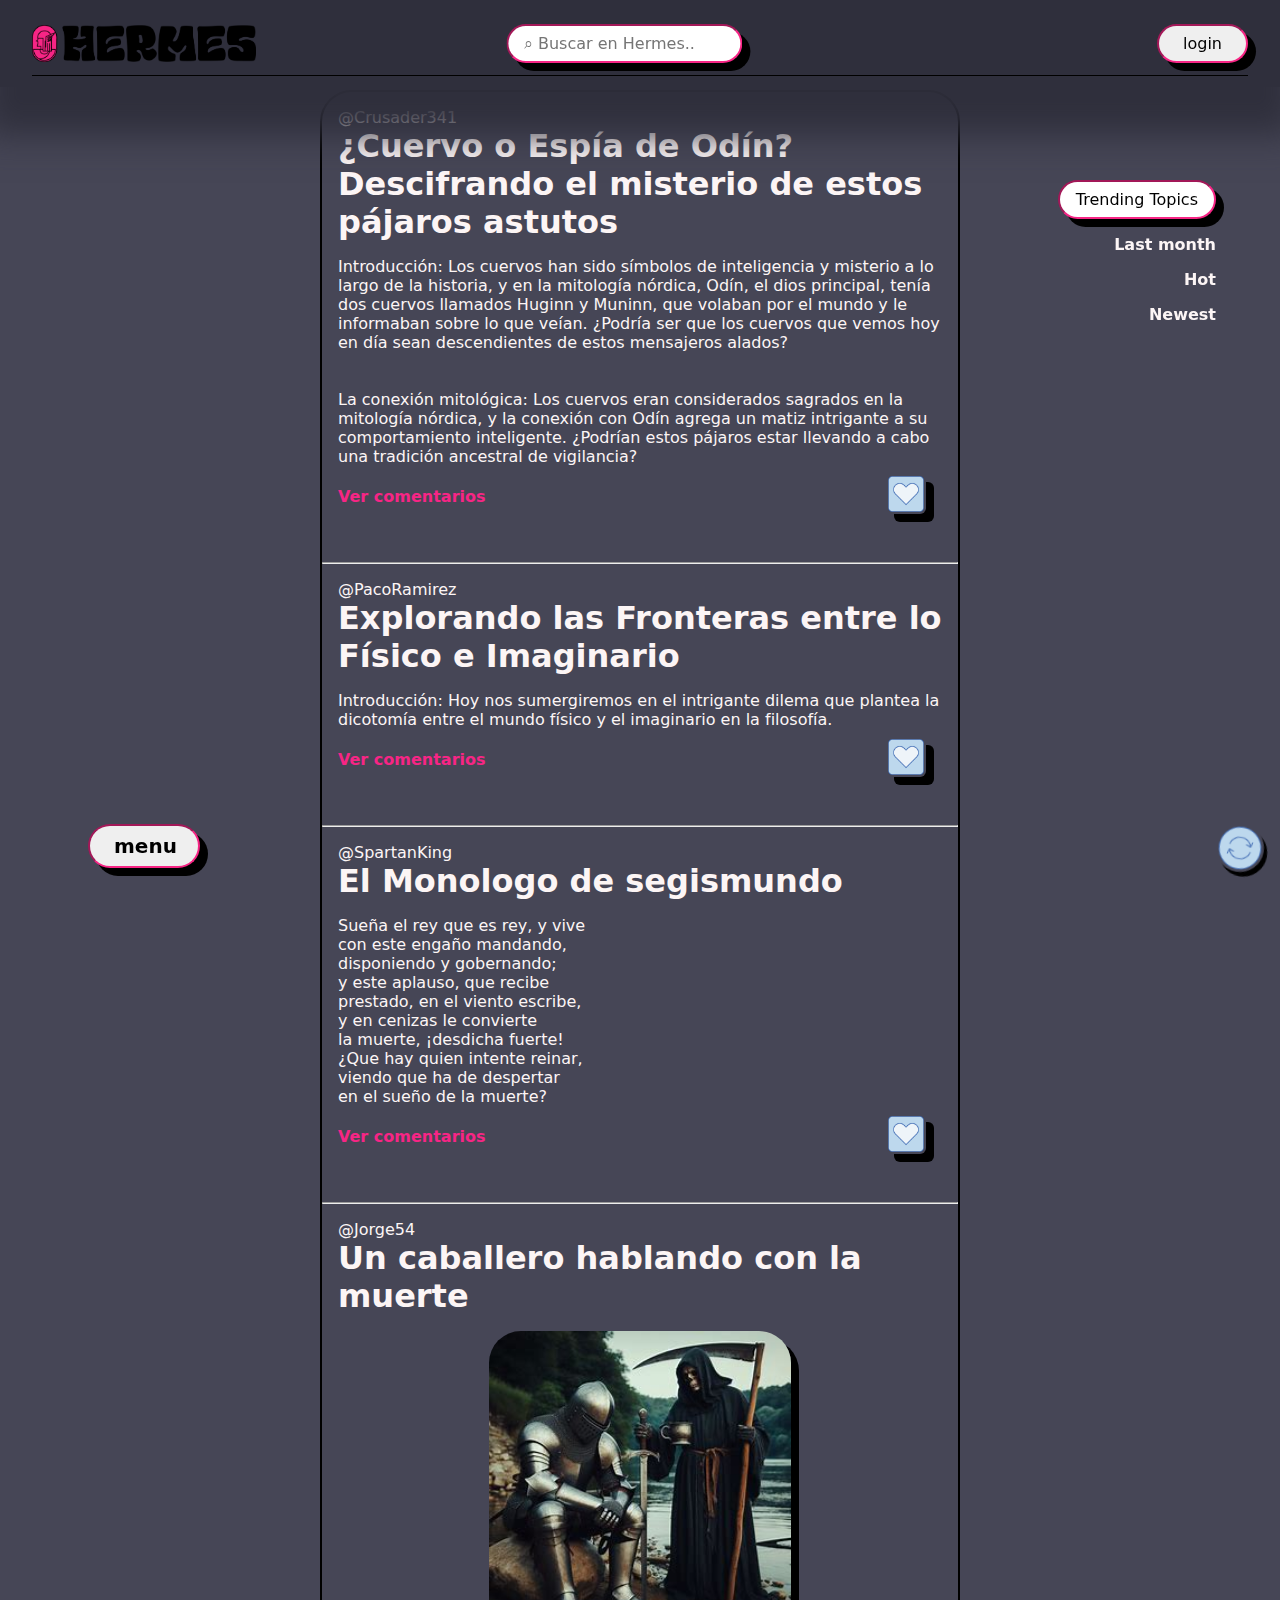
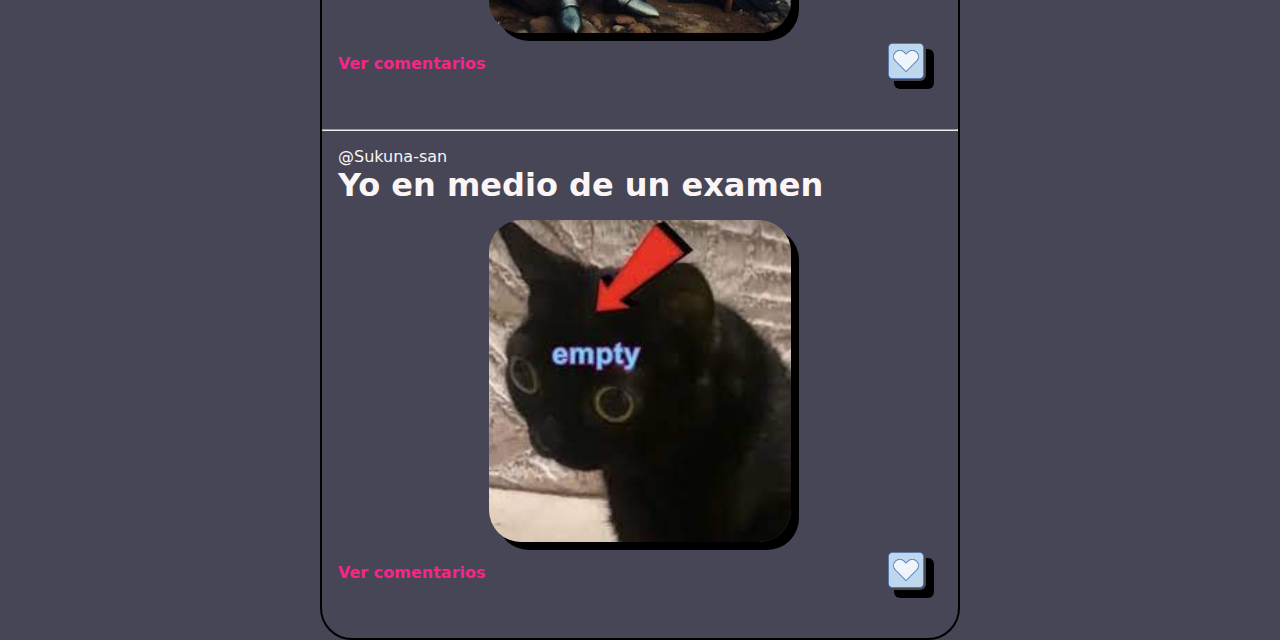
<file: index.html>
<!DOCTYPE html>
<html lang="es">
  <head>
    <meta charset="UTF-8" />
    <meta name="viewport" content="width=device-width, initial-scale=1.0" />
    <link rel="stylesheet" href="style.css" />
    <link
      rel="shortcut icon"
      href="/public/single_logo_hermes.png"
      type="image/x-icon"
    />
    <title>Hermes - Home</title>
    <script src="/index.js" defer></script>
  </head>
  <body class="dark">
    <header class="main-header fixed">
      <picture>
        <img
          src="/public/single_logo_hermes.png"
          alt="Logo de Hermes"
          loading="lazy"
          class="logo-small" />
        <img
          class="logo"
          src="/public/logo_hermes.png"
          alt="Logo de Hermes"
          loading="lazy"
      /></picture>
      <input
        class="search-bar"
        type="search"
        name="buscador"
        id="buscador"
        title="Buscador"
        placeholder="⌕ Buscar en Hermes.."
      />
      <button class="btn login" type="button">login</button>
    </header>
    <!-- Contenedor lateral Izquierdo -->
    <nav class="menu-container">
      <div class="menu-content hidden" id="menu-content">
        <h2>categorías</h2>
        <ul>
          <li>filosofía</li>
          <li>humor</li>
          <li>actualidad</li>
        </ul>
      </div>
      <button type="button" class="btn menu-btn" id="menu-btn">menu</button>
    </nav>
    <!-- Zona "main donde se visualizaran los títulos de los post" -->
    <main class="post-container">
      <div class="post">
        <header>
          <span class="user"><a href="#">@Crusader341</a></span>
          <a href="/pages/publicacion01.html">
            <h2>
              ¿Cuervo o Espía de Odín? Descifrando el misterio de estos pájaros
              astutos
            </h2>
          </a>
        </header>
        <div class="post-content">
          <p>
            Introducción: Los cuervos han sido símbolos de inteligencia y
            misterio a lo largo de la historia, y en la mitología nórdica, Odín,
            el dios principal, tenía dos cuervos llamados Huginn y Muninn, que
            volaban por el mundo y le informaban sobre lo que veían. ¿Podría ser
            que los cuervos que vemos hoy en día sean descendientes de estos
            mensajeros alados?
          </p>
          <br /><br />
          <p>
            La conexión mitológica: Los cuervos eran considerados sagrados en la
            mitología nórdica, y la conexión con Odín agrega un matiz intrigante
            a su comportamiento inteligente. ¿Podrían estos pájaros estar
            llevando a cabo una tradición ancestral de vigilancia?
          </p>
          <a href="/pages/publicacion01.html" class="more">Ver comentarios</a>
          <img
            class="interaction"
            src="/public/me-gusta.png"
            alt="Imagen mostrando un corazón simbolizando un me gusta"
          />
        </div>
      </div>
      <hr />
      <div class="post">
        <header>
          <span class="user"><a href="#">@PacoRamirez</a></span>
          <a href="/pages/publicacion02.html">
            <h2>Explorando las Fronteras entre lo Físico e Imaginario</h2>
          </a>
        </header>
        <div class="post-content">
          <p>
            Introducción: Hoy nos sumergiremos en el intrigante dilema que
            plantea la dicotomía entre el mundo físico y el imaginario en la
            filosofía.
          </p>
          <a href="/pages/publicacion02.html" class="more">Ver comentarios</a>
          <img
            class="interaction"
            src="/public/me-gusta.png"
            alt="Imagen mostrando un corazón simbolizando un me gusta"
          />
        </div>
      </div>
      <hr />
      <div class="post">
        <header>
          <span class="user"><a href="#">@SpartanKing</a></span>
          <a href="/pages/publicacion03.html">
            <h2>El Monologo de segismundo</h2>
          </a>
        </header>
        <div class="post-content">
          <p>Sueña el rey que es rey, y vive</p>
          <p>con este engaño mandando,</p>
          <p>disponiendo y gobernando;</p>
          <p>y este aplauso, que recibe</p>
          <p>prestado, en el viento escribe,</p>
          <p>y en cenizas le convierte</p>
          <p>la muerte, ¡desdicha fuerte!</p>
          <p>¿Que hay quien intente reinar,</p>
          <p>viendo que ha de despertar</p>
          <p>en el sueño de la muerte?</p>
          <a href="/pages/publicacion03.html" class="more">Ver comentarios</a>
          <img
            class="interaction"
            src="/public/me-gusta.png"
            alt="Imagen mostrando un corazón simbolizando un me gusta"
          />
        </div>
      </div>
      <hr />
      <div class="post">
        <header>
          <span class="user"><a href="#">@Jorge54</a></span>
          <a href="/pages/publicacion04.html">
            <h2>Un caballero hablando con la muerte</h2>
          </a>
        </header>
        <div class="post-content">
          <img
            class="post-img"
            alt="Un caballero hablando con la muerte"
            src="/public/img1.jpg"
          />
          <a href="/pages/publicacion04.html" class="more">Ver comentarios</a>
          <img
            class="interaction"
            src="/public/me-gusta.png"
            alt="Imagen mostrando un corazón simbolizando un me gusta"
          />
        </div>
      </div>
      <hr />
      <div class="post">
        <header>
          <span class="user"><a href="#">@Sukuna-san</a></span>
          <a href="/pages/publicacion05.html">
            <h2>Yo en medio de un examen</h2>
          </a>
        </header>
        <div class="post-content">
          <img
            class="post-img"
            alt='Un gato con la palabra "Empty" señalando a su cabeza, simbolizando que esta está vacía'
            src="/public/img2.jpg"
          />
          <a href="/pages/publicacion05.html" class="more">Ver comentarios</a>
          <img
            class="interaction"
            src="/public/me-gusta.png"
            alt="Imagen mostrando un corazón simbolizando un me gusta"
          />
        </div>
      </div>
    </main>
    <!--     Menu lateral derecho -->
    <button
      aria-label="boton que muestra u oculta la barra de trending"
      id="trending-btn"
      class="trending-small-button"
      type="button"
    ></button>
    <aside class="trending-container">
      <h2>Trending Topics</h2>
      <a href="#">Last month</a>
      <a href="#">Hot</a>
      <a href="#">Newest</a>
    </aside>
    <button
      id="theme-switch"
      type="button"
      title="dark-mode"
      class="switch-tema"
    >
      <img src="./public/modo_oscuro.png" alt="botón de cambio a modo oscuro" />
    </button>
  </body>
</html>
</file>
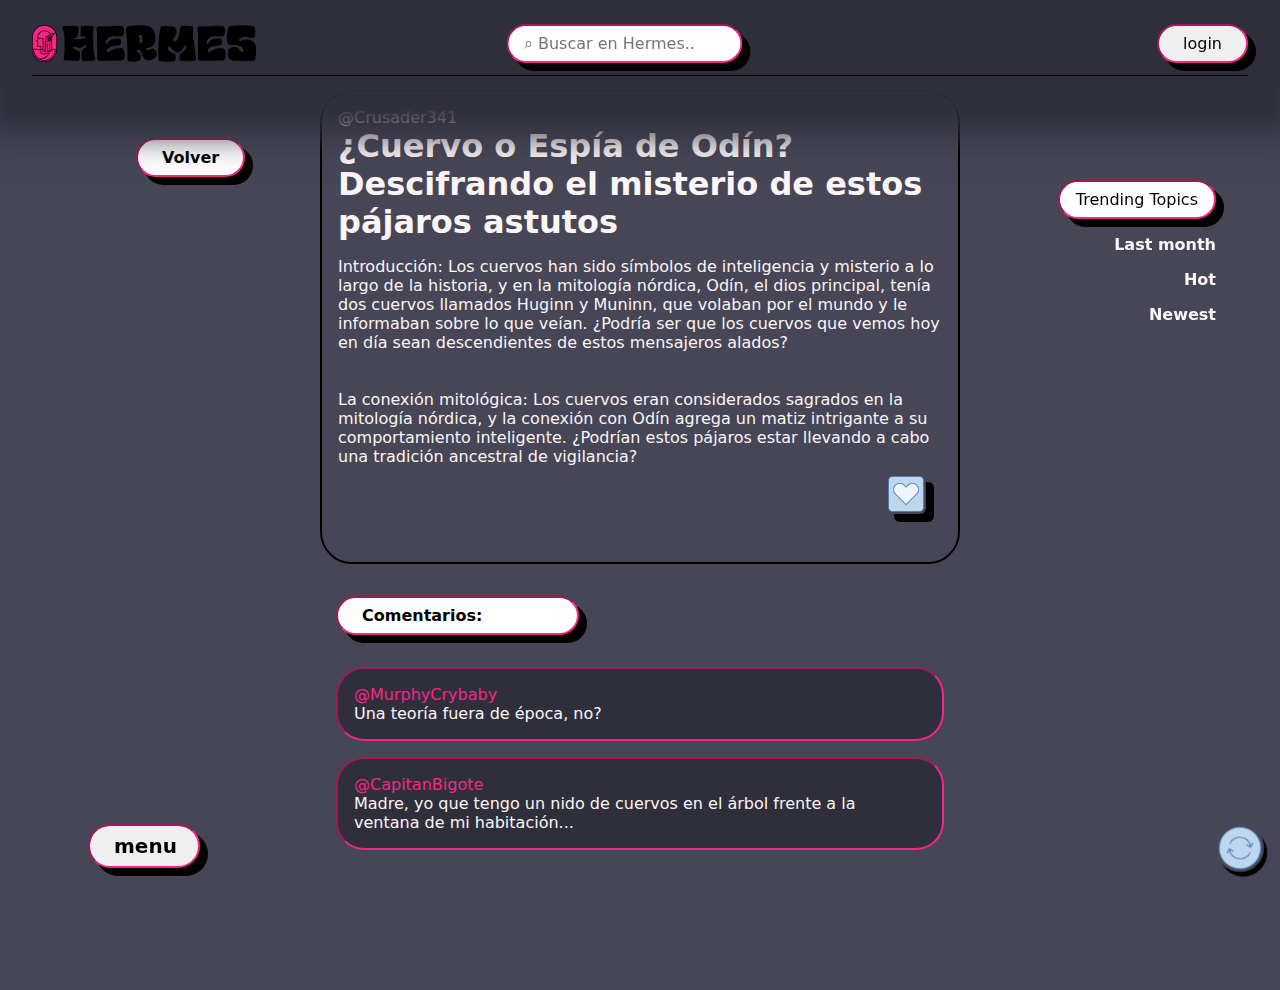
<file: pages/publicacion01.html>
<!DOCTYPE html>
<html lang="es">
  <head>
    <meta charset="UTF-8" />
    <meta name="viewport" content="width=device-width, initial-scale=1.0" />
    <link rel="stylesheet" href="/style.css" />
    <script src="/index.js" defer></script>
    <title>Cuervo o Espía de Odín</title>
  </head>
  <body class="dark">
    <header class="main-header fixed">
      <picture>
        <img
          src="/public/single_logo_hermes.png"
          alt="Logo de Hermes"
          loading="lazy"
          class="logo-small" />
        <img
          class="logo"
          src="/public/logo_hermes.png"
          alt="Logo de Hermes"
          loading="lazy"
      /></picture>
      <input
        class="search-bar"
        type="search"
        name="buscador"
        id="buscador"
        title="Buscador"
        placeholder="⌕ Buscar en Hermes.."
      />
      <button class="btn login" type="button">login</button>
    </header>
    <nav class="menu-container">
      <div class="menu-content hidden" id="menu-content">
        <h2>categorías</h2>
        <ul>
          <li>filosofía</li>
          <li>humor</li>
          <li>actualidad</li>
        </ul>
      </div>
      <button type="button" class="btn menu-btn" id="menu-btn">menu</button>
    </nav>
    <main class="post-container">
      <a class="btn volver" href="/index.html">Volver</a>
      <div class="post">
        <header>
          <span class="user"><a href="#">@Crusader341</a></span>
          <a href="/pages/publicacion01.html">
            <h1>
              ¿Cuervo o Espía de Odín? Descifrando el misterio de estos pájaros
              astutos
            </h1>
          </a>
        </header>
        <div class="post-content">
          <p>
            Introducción: Los cuervos han sido símbolos de inteligencia y
            misterio a lo largo de la historia, y en la mitología nórdica, Odín,
            el dios principal, tenía dos cuervos llamados Huginn y Muninn, que
            volaban por el mundo y le informaban sobre lo que veían. ¿Podría ser
            que los cuervos que vemos hoy en día sean descendientes de estos
            mensajeros alados?
          </p>
          <br /><br />
          <p>
            La conexión mitológica: Los cuervos eran considerados sagrados en la
            mitología nórdica, y la conexión con Odín agrega un matiz intrigante
            a su comportamiento inteligente. ¿Podrían estos pájaros estar
            llevando a cabo una tradición ancestral de vigilancia?
          </p>
          <img
            class="interaction"
            src="/public/me-gusta.png"
            alt="Imagen mostrando un corazón simbolizando un me gusta"
          />
        </div>
      </div>
    </main>
    <div class="reply-content">
      <h2>Comentarios:</h2>
      <div class="comment">
        <span class="user"><a href="#">@MurphyCrybaby</a></span>
        <p>Una teoría fuera de época, no?</p>
      </div>
      <div class="comment">
        <span class="user"><a href="#">@CapitanBigote</a></span>
        <p>
          Madre, yo que tengo un nido de cuervos en el árbol frente a la ventana
          de mi habitación...
        </p>
      </div>
    </div>
    <button
      aria-label="boton que muestra u oculta la barra de trending"
      id="trending-btn"
      class="trending-small-button"
      type="button"
    ></button>
    <aside class="trending-container">
      <h2>Trending Topics</h2>
      <a href="#">Last month</a>
      <a href="#">Hot</a>
      <a href="#">Newest</a>
    </aside>
    <button
      id="theme-switch"
      type="button"
      title="dark-mode"
      class="switch-tema"
    >
      <img src="/public/modo_oscuro.png" alt="botón de cambio a modo oscuro" />
    </button>
  </body>
</html>
</file>
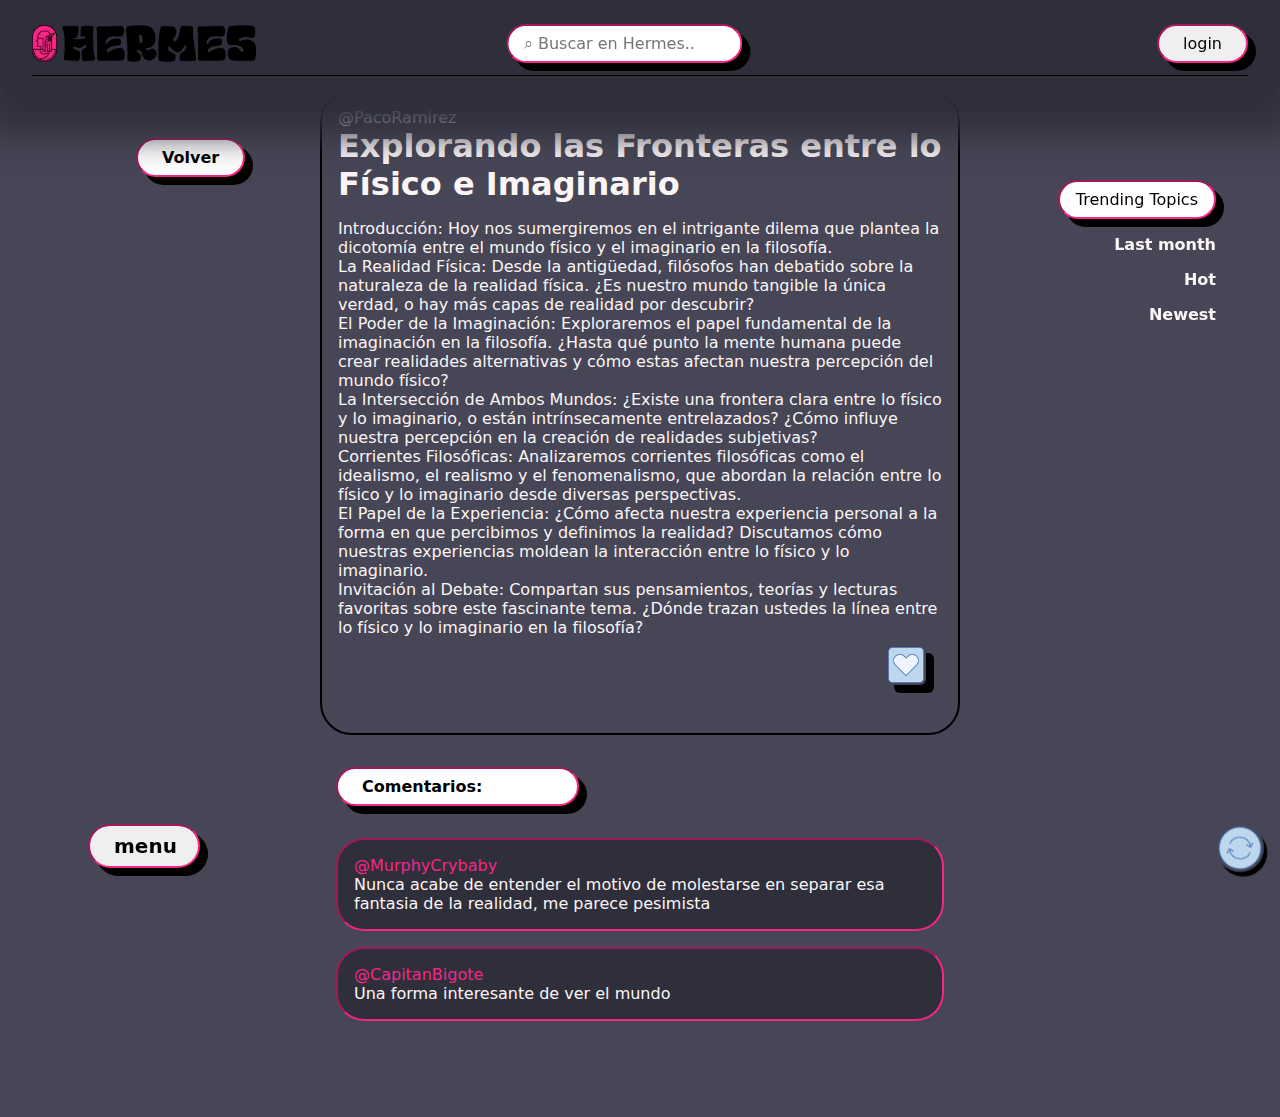
<file: pages/publicacion02.html>
<!DOCTYPE html>
<html lang="es">
  <head>
    <meta charset="UTF-8" />
    <meta name="viewport" content="width=device-width, initial-scale=1.0" />
    <link rel="stylesheet" href="/style.css" />

    <title>Fronteras entre lo Físico e Imaginario</title>
    <script src="/index.js" defer></script>
  </head>
  <body class="dark">
    <header class="main-header fixed">
      <picture>
        <img
          src="/public/single_logo_hermes.png"
          alt="Logo de Hermes"
          loading="lazy"
          class="logo-small" />
        <img
          class="logo"
          src="/public/logo_hermes.png"
          alt="Logo de Hermes"
          loading="lazy"
      /></picture>
      <input
        class="search-bar"
        type="search"
        name="buscador"
        id="buscador"
        title="Buscador"
        placeholder="⌕ Buscar en Hermes.."
      />
      <button class="btn login" type="button">login</button>
    </header>
    <nav class="menu-container">
      <div class="menu-content hidden" id="menu-content">
        <h2>categorías</h2>
        <ul>
          <li>filosofía</li>
          <li>humor</li>
          <li>actualidad</li>
        </ul>
      </div>
      <button type="button" class="btn menu-btn" id="menu-btn">menu</button>
    </nav>
    <main class="post-container">
      <a class="btn volver" href="/index.html">Volver</a>
      <div class="post">
        <header>
          <span class="user"><a href="#">@PacoRamirez</a></span>
          <a href="/pages/publicacion01.html">
            <h1>Explorando las Fronteras entre lo Físico e Imaginario</h1>
          </a>
        </header>
        <div class="post-content">
          <p>
            Introducción: Hoy nos sumergiremos en el intrigante dilema que
            plantea la dicotomía entre el mundo físico y el imaginario en la
            filosofía.
          </p>
          <p>
            La Realidad Física: Desde la antigüedad, filósofos han debatido
            sobre la naturaleza de la realidad física. ¿Es nuestro mundo
            tangible la única verdad, o hay más capas de realidad por descubrir?
          </p>
          <p>
            El Poder de la Imaginación: Exploraremos el papel fundamental de la
            imaginación en la filosofía. ¿Hasta qué punto la mente humana puede
            crear realidades alternativas y cómo estas afectan nuestra
            percepción del mundo físico?
          </p>
          <p>
            La Intersección de Ambos Mundos: ¿Existe una frontera clara entre lo
            físico y lo imaginario, o están intrínsecamente entrelazados? ¿Cómo
            influye nuestra percepción en la creación de realidades subjetivas?
          </p>
          <p>
            Corrientes Filosóficas: Analizaremos corrientes filosóficas como el
            idealismo, el realismo y el fenomenalismo, que abordan la relación
            entre lo físico y lo imaginario desde diversas perspectivas.
          </p>
          <p>
            El Papel de la Experiencia: ¿Cómo afecta nuestra experiencia
            personal a la forma en que percibimos y definimos la realidad?
            Discutamos cómo nuestras experiencias moldean la interacción entre
            lo físico y lo imaginario.
          </p>
          <p>
            Invitación al Debate: Compartan sus pensamientos, teorías y lecturas
            favoritas sobre este fascinante tema. ¿Dónde trazan ustedes la línea
            entre lo físico y lo imaginario en la filosofía?
          </p>
          <img
            class="interaction"
            src="/public/me-gusta.png"
            alt="Imagen mostrando un corazón simbolizando un me gusta"
          />
        </div>
      </div>
    </main>
    <div class="reply-content">
      <h2>Comentarios:</h2>
      <div class="comment">
        <span class="user"><a href="#">@MurphyCrybaby</a></span>
        <p>
          Nunca acabe de entender el motivo de molestarse en separar esa
          fantasia de la realidad, me parece pesimista
        </p>
      </div>
      <div class="comment">
        <span class="user"><a href="#">@CapitanBigote</a></span>
        <p>Una forma interesante de ver el mundo</p>
      </div>
    </div>
    <button
      aria-label="boton que muestra u oculta la barra de trending"
      id="trending-btn"
      class="trending-small-button"
      type="button"
    ></button>
    <aside class="trending-container">
      <h2>Trending Topics</h2>
      <a href="#">Last month</a>
      <a href="#">Hot</a>
      <a href="#">Newest</a>
    </aside>
    <button
      id="theme-switch"
      type="button"
      title="dark-mode"
      class="switch-tema"
    >
      <img src="/public/modo_oscuro.png" alt="botón de cambio a modo oscuro" />
    </button>
  </body>
</html>
</file>
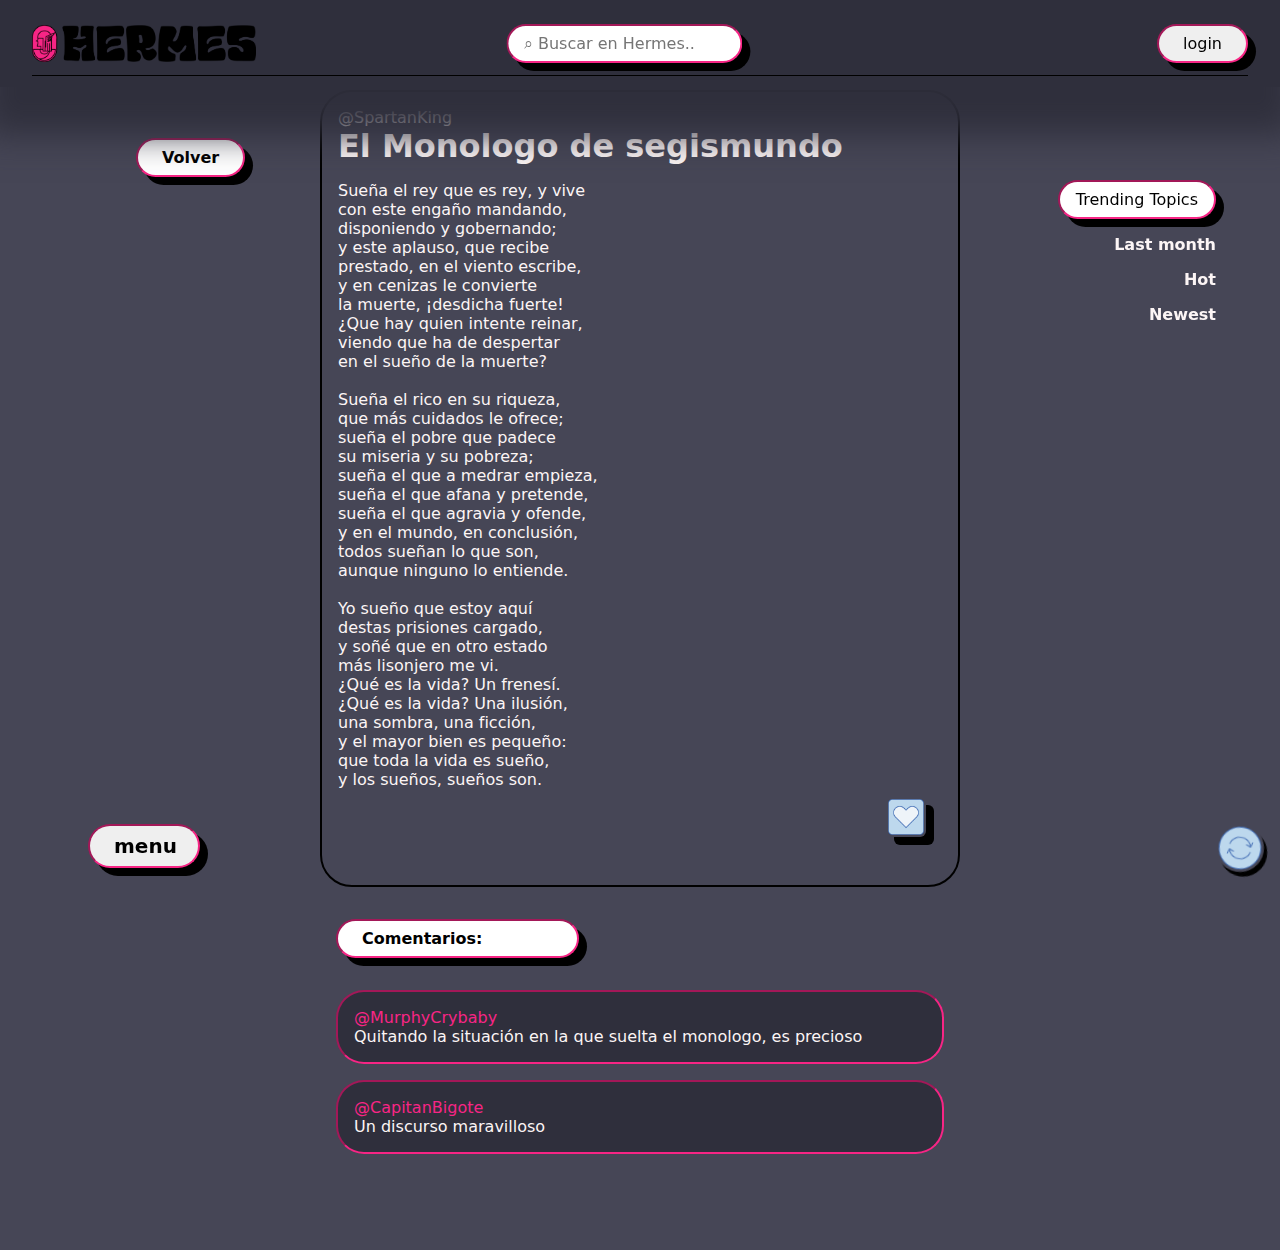
<file: pages/publicacion03.html>
<!DOCTYPE html>
<html lang="es">
  <head>
    <meta charset="UTF-8" />
    <meta name="viewport" content="width=device-width, initial-scale=1.0" />
    <link rel="stylesheet" href="/style.css" />

    <title>Monologo de segismundo</title>
    <script src="/index.js" defer></script>
  </head>
  <body class="dark">
    <header class="main-header fixed">
      <picture>
        <img
          src="/public/single_logo_hermes.png"
          alt="Logo de Hermes"
          loading="lazy"
          class="logo-small" />
        <img
          class="logo"
          src="/public/logo_hermes.png"
          alt="Logo de Hermes"
          loading="lazy"
      /></picture>
      <input
        class="search-bar"
        type="search"
        name="buscador"
        id="buscador"
        title="Buscador"
        placeholder="⌕ Buscar en Hermes.."
      />
      <button class="btn login" type="button">login</button>
    </header>
    <nav class="menu-container">
      <div class="menu-content hidden" id="menu-content">
        <h2>categorías</h2>
        <ul>
          <li>filosofía</li>
          <li>humor</li>
          <li>actualidad</li>
        </ul>
      </div>
      <button type="button" class="btn menu-btn" id="menu-btn">menu</button>
    </nav>
    <main class="post-container">
      <a class="btn volver" href="/index.html">Volver</a>
      <div class="post">
        <header>
          <span class="user"><a href="#">@SpartanKing</a></span>
          <a href="/pages/publicacion03.html">
            <h2>El Monologo de segismundo</h2>
          </a>
        </header>
        <div class="post-content">
          <p>Sueña el rey que es rey, y vive</p>
          <p>con este engaño mandando,</p>
          <p>disponiendo y gobernando;</p>
          <p>y este aplauso, que recibe</p>
          <p>prestado, en el viento escribe,</p>
          <p>y en cenizas le convierte</p>
          <p>la muerte, ¡desdicha fuerte!</p>
          <p>¿Que hay quien intente reinar,</p>
          <p>viendo que ha de despertar</p>
          <p>en el sueño de la muerte?</p>
          <br />
          <p>Sueña el rico en su riqueza,</p>
          <p>que más cuidados le ofrece;</p>
          <p>sueña el pobre que padece</p>
          <p>su miseria y su pobreza;</p>
          <p>sueña el que a medrar empieza,</p>
          <p>sueña el que afana y pretende,</p>
          <p>sueña el que agravia y ofende,</p>
          <p>y en el mundo, en conclusión,</p>
          <p>todos sueñan lo que son,</p>
          <p>aunque ninguno lo entiende.</p>
          <br />
          <p>Yo sueño que estoy aquí</p>
          <p>destas prisiones cargado,</p>
          <p>y soñé que en otro estado</p>
          <p>más lisonjero me vi.</p>
          <p>¿Qué es la vida? Un frenesí.</p>
          <p>¿Qué es la vida? Una ilusión,</p>
          <p>una sombra, una ficción,</p>
          <p>y el mayor bien es pequeño:</p>
          <p>que toda la vida es sueño,</p>
          <p>y los sueños, sueños son.</p>
          <img
            class="interaction"
            src="/public/me-gusta.png"
            alt="Imagen mostrando un corazón simbolizando un me gusta"
          />
        </div>
      </div>
    </main>
    <div class="reply-content">
      <h2>Comentarios:</h2>
      <div class="comment">
        <span class="user"><a href="#">@MurphyCrybaby</a></span>
        <p>Quitando la situación en la que suelta el monologo, es precioso</p>
      </div>
      <div class="comment">
        <span class="user"><a href="#">@CapitanBigote</a></span>
        <p>Un discurso maravilloso</p>
      </div>
    </div>
    <button
      aria-label="boton que muestra u oculta la barra de trending"
      id="trending-btn"
      class="trending-small-button"
      type="button"
    ></button>
    <aside class="trending-container">
      <h2>Trending Topics</h2>
      <a href="#">Last month</a>
      <a href="#">Hot</a>
      <a href="#">Newest</a>
    </aside>
    <button
      id="theme-switch"
      type="button"
      title="dark-mode"
      class="switch-tema"
    >
      <img src="/public/modo_oscuro.png" alt="botón de cambio a modo oscuro" />
    </button>
  </body>
</html>
</file>
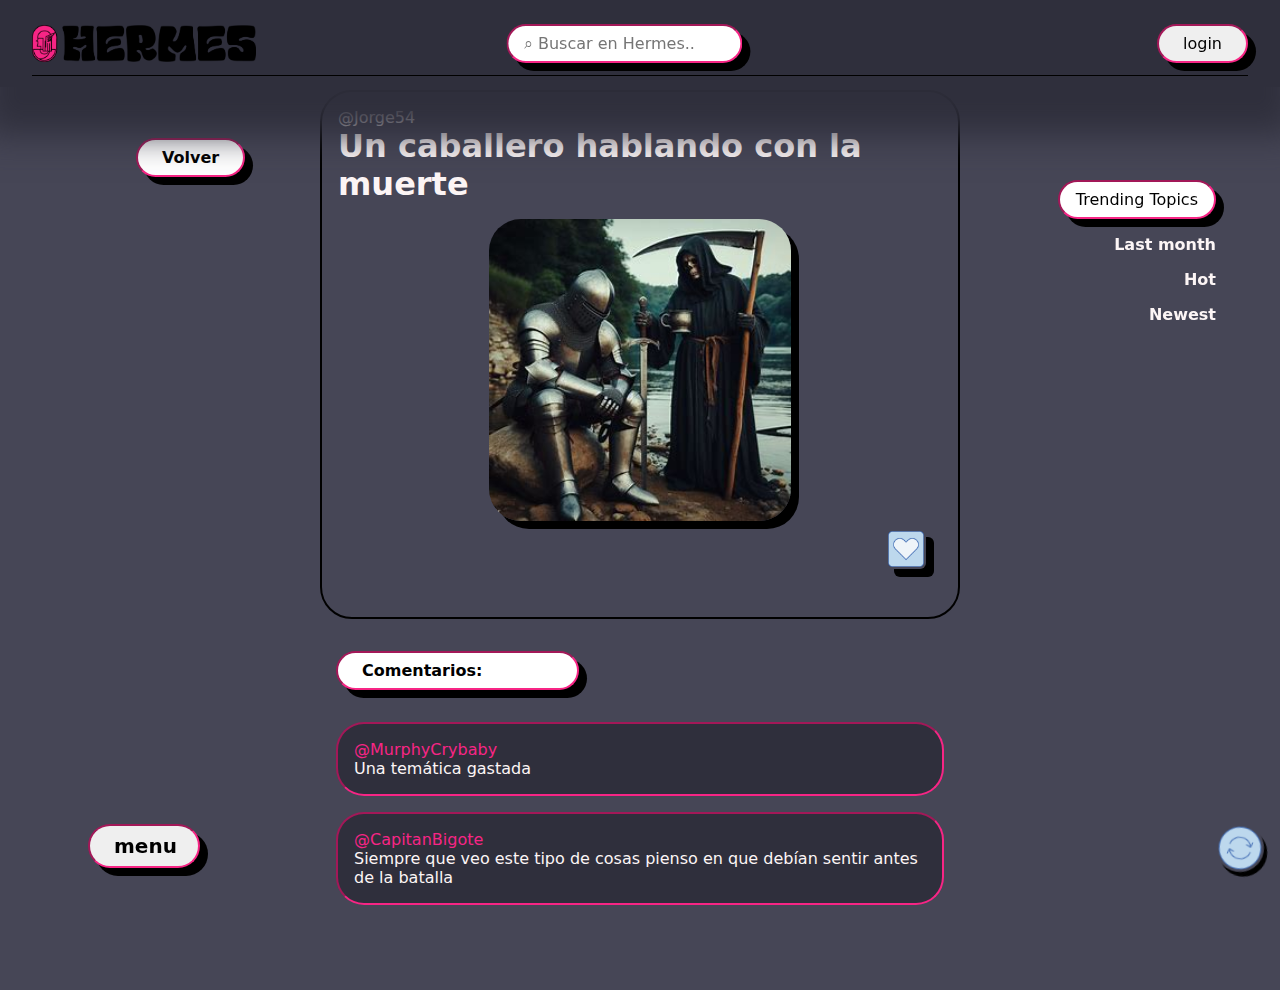
<file: pages/publicacion04.html>
<!DOCTYPE html>
<html lang="es">
  <head>
    <meta charset="UTF-8" />
    <meta name="viewport" content="width=device-width, initial-scale=1.0" />
    <link rel="stylesheet" href="/style.css" />

    <title>Un caballero hablando con la muerte</title>
    <script src="/index.js" defer></script>
  </head>
  <body class="dark">
    <header class="main-header fixed">
      <picture>
        <img
          src="/public/single_logo_hermes.png"
          alt="Logo de Hermes"
          loading="lazy"
          class="logo-small" />
        <img
          class="logo"
          src="/public/logo_hermes.png"
          alt="Logo de Hermes"
          loading="lazy"
      /></picture>
      <input
        class="search-bar"
        type="search"
        name="buscador"
        id="buscador"
        title="Buscador"
        placeholder="⌕ Buscar en Hermes.."
      />
      <button class="btn login" type="button">login</button>
    </header>
    <nav class="menu-container">
      <div class="menu-content hidden" id="menu-content">
        <h2>categorías</h2>
        <ul>
          <li>filosofía</li>
          <li>humor</li>
          <li>actualidad</li>
        </ul>
      </div>
      <button type="button" class="btn menu-btn" id="menu-btn">menu</button>
    </nav>
    <main class="post-container">
      <a class="btn volver" href="/index.html">Volver</a>
      <div class="post">
        <header>
          <span class="user"><a href="#">@Jorge54</a></span>
          <a href="#">
            <h2>Un caballero hablando con la muerte</h2>
          </a>
        </header>
        <div class="post-content">
          <img
            class="post-img"
            alt="Un caballero hablando con la muerte"
            src="/public/img1.jpg"
          />
          <img
            class="interaction"
            src="/public/me-gusta.png"
            alt="Imagen mostrando un corazón simbolizando un me gusta"
          />
        </div>
      </div>
    </main>
    <div class="reply-content">
      <h2>Comentarios:</h2>
      <div class="comment">
        <span class="user"><a href="#">@MurphyCrybaby</a></span>
        <p>Una temática gastada</p>
      </div>
      <div class="comment">
        <span class="user"><a href="#">@CapitanBigote</a></span>
        <p>
          Siempre que veo este tipo de cosas pienso en que debían sentir antes
          de la batalla
        </p>
      </div>
    </div>
    <button
      aria-label="boton que muestra u oculta la barra de trending"
      id="trending-btn"
      class="trending-small-button"
      type="button"
    ></button>
    <aside class="trending-container">
      <h2>Trending Topics</h2>
      <a href="#">Last month</a>
      <a href="#">Hot</a>
      <a href="#">Newest</a>
    </aside>
    <button
      id="theme-switch"
      type="button"
      title="dark-mode"
      class="switch-tema"
    >
      <img src="/public/modo_oscuro.png" alt="botón de cambio a modo oscuro" />
    </button>
  </body>
</html>
</file>
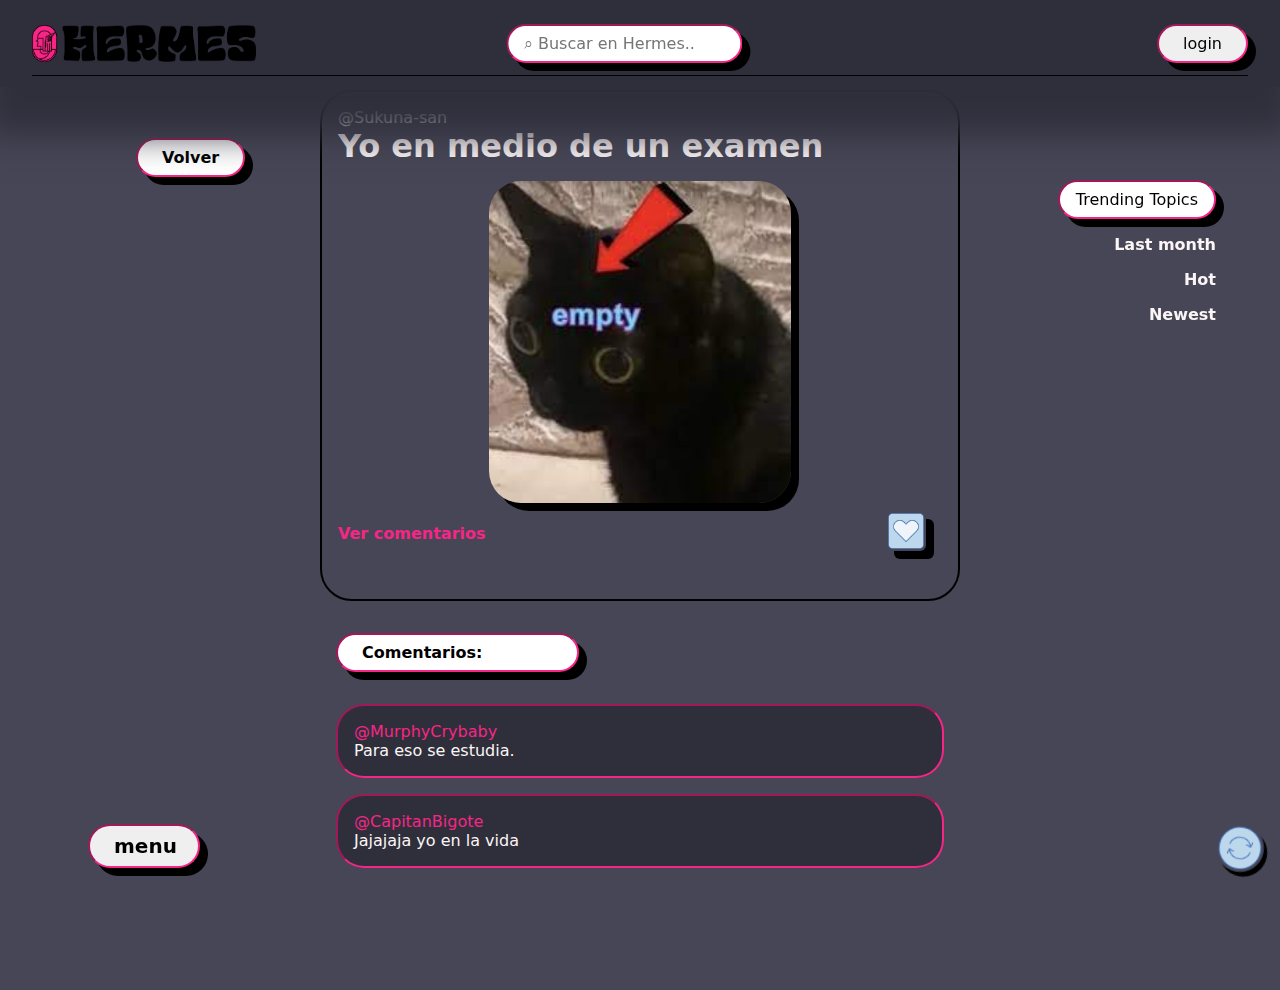
<file: pages/publicacion05.html>
<!DOCTYPE html>
<html lang="es">
  <head>
    <meta charset="UTF-8" />
    <meta name="viewport" content="width=device-width, initial-scale=1.0" />
    <link rel="stylesheet" href="/style.css" />

    <title>That's me</title>
    <script src="/index.js" defer></script>
  </head>
  <body class="dark">
    <header class="main-header fixed">
      <picture>
        <img
          src="/public/single_logo_hermes.png"
          alt="Logo de Hermes"
          loading="lazy"
          class="logo-small" />
        <img
          class="logo"
          src="/public/logo_hermes.png"
          alt="Logo de Hermes"
          loading="lazy"
      /></picture>
      <input
        class="search-bar"
        type="search"
        name="buscador"
        id="buscador"
        title="Buscador"
        placeholder="⌕ Buscar en Hermes.."
      />
      <button class="btn login" type="button">login</button>
    </header>
    <nav class="menu-container">
      <div class="menu-content hidden" id="menu-content">
        <h2>categorías</h2>
        <ul>
          <li>filosofía</li>
          <li>humor</li>
          <li>actualidad</li>
        </ul>
      </div>
      <button type="button" class="btn menu-btn" id="menu-btn">menu</button>
    </nav>
    <main class="post-container">
      <a class="btn volver" href="/index.html">Volver</a>
      <div class="post">
        <header>
          <span class="user"><a href="#">@Sukuna-san</a></span>
          <a href="#">
            <h2>Yo en medio de un examen</h2>
          </a>
        </header>
        <div class="post-content">
          <img
            class="post-img"
            alt='Un gato con la palabra "Empty" señalando a su cabeza, simbolizando que esta está vacía'
            src="/public/img2.jpg"
          />
          <a href="#" class="more">Ver comentarios</a>
          <img
            class="interaction"
            src="/public/me-gusta.png"
            alt="Imagen mostrando un corazón simbolizando un me gusta"
          />
        </div>
      </div>
    </main>
    <div class="reply-content">
      <h2>Comentarios:</h2>
      <div class="comment">
        <span class="user"><a href="#">@MurphyCrybaby</a></span>
        <p>Para eso se estudia.</p>
      </div>
      <div class="comment">
        <span class="user"><a href="#">@CapitanBigote</a></span>
        <p>Jajajaja yo en la vida</p>
      </div>
    </div>
    <button
      aria-label="boton que muestra u oculta la barra de trending"
      id="trending-btn"
      class="trending-small-button"
      type="button"
    ></button>
    <aside class="trending-container">
      <h2>Trending Topics</h2>
      <a href="#">Last month</a>
      <a href="#">Hot</a>
      <a href="#">Newest</a>
    </aside>
    <button
      id="theme-switch"
      type="button"
      title="dark-mode"
      class="switch-tema"
    >
      <img src="/public/modo_oscuro.png" alt="botón de cambio a modo oscuro" />
    </button>
  </body>
</html>
</file>
<file: style.css>
/* TODO establecer variables */
:root {
  --ff-main: system-ui;

  --bg-color: rgb(76 202 240 / 0.5);
  --accent-color: rgb(76 202 240 / 0.95);
  --txt-accent-color: #f72585;
}

.dark {
  --bg-color: rgba(60, 60, 77, 0.95);
  --accent-color: rgba(46, 46, 59, 0.95);
  color: rgb(252, 245, 245);
}

/* CSS RESET */
*,
*::before,
*::after {
  box-sizing: border-box;

  margin: 0;
  padding: 0;
  font: inherit;
}

body {
  min-height: 100vh;
  position: relative;
}

img,
picture,
svg,
video {
  /* asegura que si la imagen no carga, el texto alternativo se renderiza en itálico para que se pueda diferenciar */
  font-style: italic;

  display: block;
  height: auto;
  max-width: 100%;
}

/* Estilos genéricos */
body {
  font-family: var(--ff-main);
  position: relative;
  background-color: var(--bg-color);
  transition: 250ms ease-in-out;
}

a {
  text-decoration: none;
  color: inherit;
}

img {
  width: 100%;
}

h1 {
  font-size: 2rem;
  font-weight: 700;
  padding-bottom: 1rem;
}
/* utility classes */
.hidden {
  transform: translateY(50%) scaleY(0);
  visibility: hidden;
}

.fixed {
  position: fixed;
}

.btn {
  border-radius: 32px;
  border: 2px inset var(--txt-accent-color);
  padding: 0.5rem 1.5rem;
  box-shadow: 0.5rem 0.5rem black;
  cursor: pointer;
}

/* Estilos específicos */
.main-header {
  padding: 1.5rem 2rem;
  top: 0;
  display: flex;
  justify-content: space-between;
  align-items: center;
  width: 100%;
  background-color: var(--accent-color);
  box-shadow: 0 2rem 2em 1rem var(--accent-color);
  z-index: 999;
}

.main-header::after {
  content: "";
  display: block;
  position: absolute;
  margin-top: 4rem;
  border-bottom: 1px solid black;
  width: calc(100% - 4rem);
}

.logo {
  width: 14rem;
}

.logo-small {
  width: 2rem;
  display: none;
  margin-right: auto;
}

@media screen and (max-width: 700px) {
  .main-header {
    box-shadow: 0 0.25rem 2rem 0.25rem var(--accent-color);
  }

  .logo {
    display: none;
  }
  .logo-small {
    display: block;
  }
}

.search-bar {
  padding: 0.5rem 1rem;
  border-radius: 32px;
  border-color: var(--txt-accent-color);
  box-shadow: 0.5rem 0.5rem black;
  transform: translateX(-35%);
}

@media screen and (max-width: 700px) {
  .search-bar {
    position: absolute;
    width: 4rem;
    right: 30%;
    transition: 250ms ease-in-out;
  }
  .search-bar:focus-within {
    width: 30%;
  }
}

.menu-container {
  position: fixed;
  display: flex;
  flex-direction: column;
  align-items: center;
  width: 20%;
  padding: 1rem;
  bottom: 1rem;
  left: 1rem;
  z-index: 1;
}

.menu-btn {
  font-size: 1.25rem;
  font-weight: 600;
  cursor: pointer;
  width: 50%;
  padding-block: 0.5rem;
}
.menu-content {
  margin: 5rem 2rem;
  transition: all 250ms;
  z-index: -1;
}

@media screen and (max-width: 700px) {
  .menu-btn {
    color: rgb(0 0 0 / 0);
    width: 100%;
    transition: ease-in-out 250ms;
  }

  .menu-btn-extend {
    width: 80svw;
    height: 50svh;
    transform: translateX(40%);
  }

  .menu-content {
    position: absolute;
    z-index: 999;
    color: black;
    left: 1rem;
  }
}

.menu-content h2 {
  box-shadow: 0.5rem 0.5rem black;
  cursor: pointer;
  border: 2px inset var(--txt-accent-color);
  border-radius: 32px;
  padding: 0.75rem 1.25rem;
  background-color: white;
  color: black;
  font-size: 1.25;
  font-weight: 600;
  margin-bottom: 1rem;
}

.menu-content :not(h2) {
  font-weight: 700;
  list-style: none;
  margin-left: 0.5rem;
}

.post-container {
  margin-inline: auto;
  margin-top: 7%;
  width: 50svw;
  height: min-content;
  border: 2px solid black;
  border-radius: 32px;
}

@media screen and (max-width: 700px) {
  .post-container {
    width: 90svw;
    margin-top: 40%;
  }
}

.post {
  margin-bottom: 2rem;
  padding: 1rem;
  background-color: rgb(var(--bg-color) / 0.329);
}

.post-container > :first-child {
  border-radius: 32px 32px 0 0;
}

.post h2 {
  font-size: 2rem;
  font-weight: 700;
  padding-bottom: 1rem;
}

.post-content {
  position: relative;
  margin-bottom: 3rem;
}

.post-img {
  margin-inline: auto;
  max-width: 50%;
  border-radius: 32px;
  box-shadow: 0.5rem 0.5rem black;
}

.interaction {
  font-size: 1.25rem;
  transition: 200ms ease-in-out;
  cursor: pointer;
  width: 2em;
  position: absolute;
  bottom: -3rem;
  right: 1rem;
  box-shadow: 0.5rem 0.5rem black;
  border-radius: 6px;
}

.more {
  color: var(--txt-accent-color);
  font-weight: 600;
  position: absolute;
  bottom: -2.5rem;
}

.interaction:hover {
  transform: scale(1.15);
}

.trending-container {
  display: flex;
  flex-direction: column;
  align-items: flex-end;
  position: fixed;
  top: 20%;
  right: 5%;
  gap: 1rem;
}

.trending-container h2 {
  border: 2px inset var(--txt-accent-color);
  border-radius: 32px;
  padding: 0.5rem 1rem;
  box-shadow: 0.5rem 0.5rem black;
  background-color: white;
  color: black;
}

.trending-container > :not(h2) {
  font-weight: 700;
}

.trending-small-button {
  display: none;
}

@media screen and (max-width: 700px) {
  .trending-container {
    transform: translateX(150%);
    visibility: hidden;
    transition: 250ms ease-in-out;
  }

  .trending-container::before {
    content: "";
    display: block;
    position: absolute;
    top: -1rem;
    transform: translateX(50%);
    z-index: -1;
    background-color: var(--txt-accent-color);
    width: 2000svw;
    height: 120%;
    opacity: 0.75;
  }
  .trending-small-button {
    display: block;
    position: fixed;
    width: 1.5rem;
    height: 5rem;
    top: 35%;
    right: 0;
    background-color: var(--txt-accent-color);
    border-radius: 8px 0 0 8px;
    z-index: 99;
  }

  .visible {
    transform: translateX(-50%);
    visibility: visible;
  }
}

.switch-tema {
  position: fixed;
  bottom: 1.75rem;
  right: 1rem;
  background-color: rgb(0 0 0 / 0);
  border: 0;
  width: 3rem;
  transition: 250ms ease-in-out;
  cursor: pointer;
  transform: rotate(10deg);
}
.switch-tema:hover {
  transform: rotate(190deg);
}

.switch-tema::before {
  content: "";
  display: block;
  position: fixed;
  width: 3rem;
  height: 3rem;
  box-shadow: 0.25rem 0.25rem black;
  border-radius: 32px;
}

.volver {
  border-radius: 32px !important;
  background-color: white;
  color: black;
  font-weight: 600;
  position: absolute;
  top: 3rem;
  left: 8.5rem;
}

@media screen and (max-width: 700px) {
  .volver {
    top: -4rem;
  }
}

.reply-content {
  margin-block: 2rem 6rem;
  margin-inline: auto;
  padding-inline: 1rem;
  width: 50svw;
}

@media screen and (max-width: 700px) {
  .reply-content {
    width: auto;
  }
}

.reply-content h2 {
  border-radius: 32px;
  border: 2px inset var(--txt-accent-color);
  padding: 0.5rem 1.5rem;
  box-shadow: 0.5rem 0.5rem black;
  width: 40%;
  margin-block: 2rem;
  background-color: white;
  color: black;
  font-weight: 600;
}

.comment {
  padding: 1rem;
  margin-bottom: 1rem;
  border: 2px inset var(--txt-accent-color);
  border-radius: 28px;
  background-color: var(--accent-color);
}

.comment span {
  color: var(--txt-accent-color);
}
</file>
